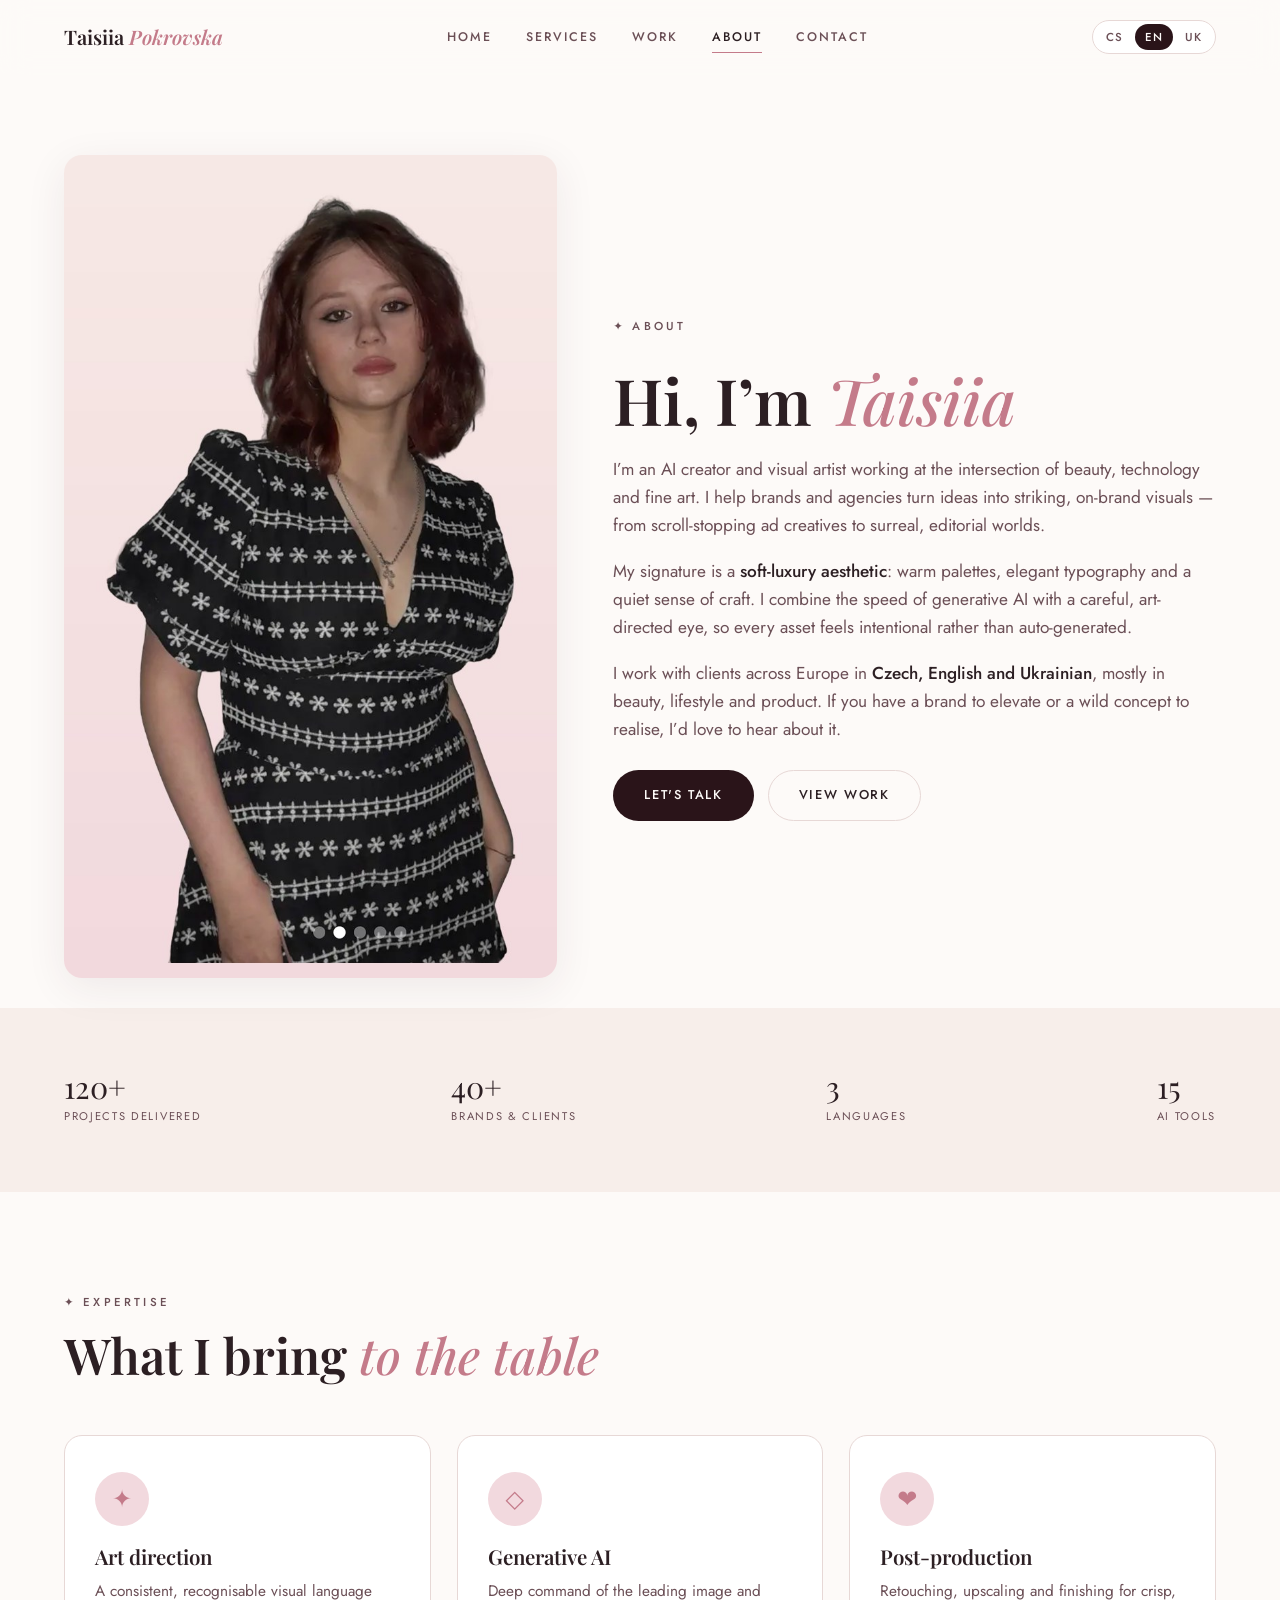
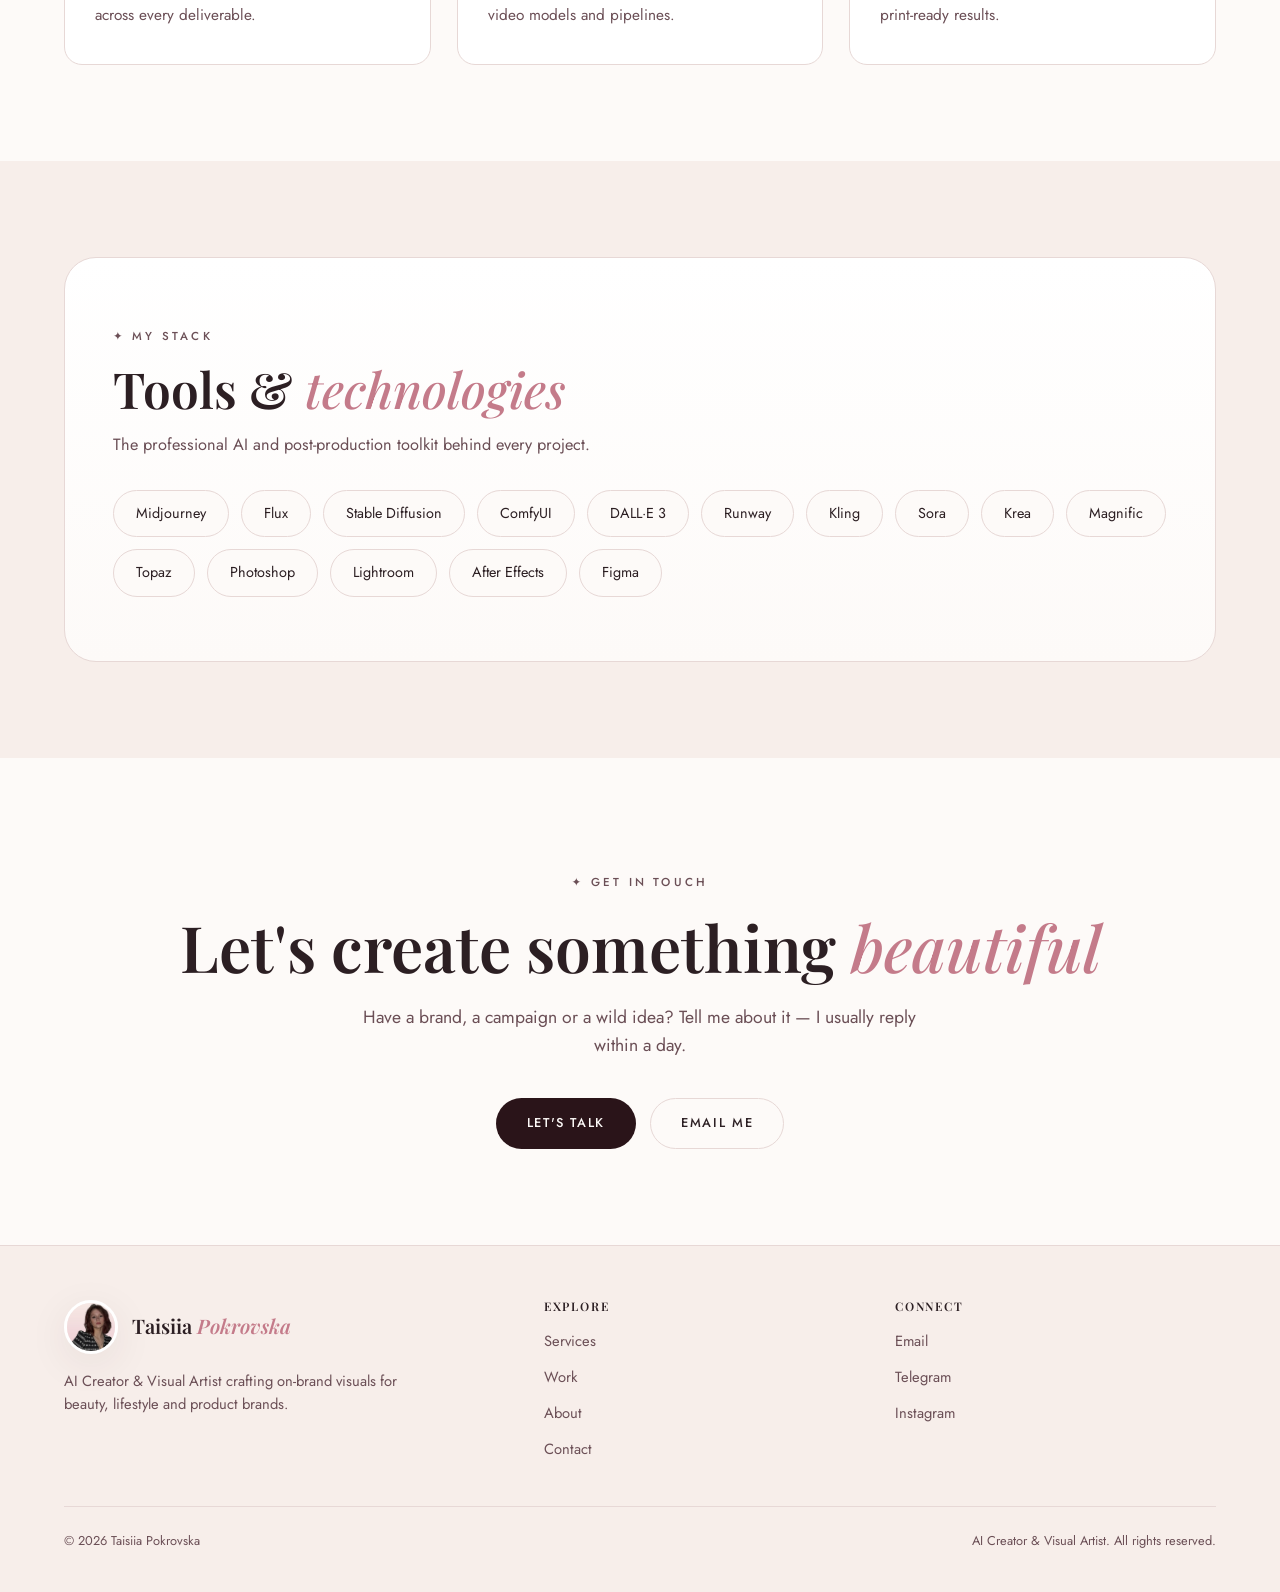
<file: about.html>
<!DOCTYPE html>
<html lang="en">
<head>
<meta charset="UTF-8" />
<meta name="viewport" content="width=device-width, initial-scale=1.0" />
<title>About — Taisiia Pokrovska</title>
<meta name="description" content="Taisiia Pokrovska — AI creator and visual artist working at the intersection of beauty, technology and fine art." />
<meta property="og:title" content="About — Taisiia Pokrovska" />
<meta property="og:image" content="og-image.svg" />
<meta name="theme-color" content="#FDFAF8" />
<link rel="preconnect" href="https://fonts.googleapis.com" />
<link rel="preconnect" href="https://fonts.gstatic.com" crossorigin />
<link href="https://fonts.googleapis.com/css2?family=Playfair+Display:ital,wght@0,400;0,500;0,600;0,700;1,400;1,500;1,600&family=Jost:wght@300;400;500;600&display=swap" rel="stylesheet" />
<link rel="stylesheet" href="assets/style.css" />
</head>
<body data-page="about">
<header id="site-header"></header>

<main>
  <section class="page-hero">
    <div class="wrap">
      <div class="about-grid">
        <div class="portrait reveal"><img src="assets/img/taja.jpg" alt="Photo of Taisiia Pokrovska" loading="eager" /></div>
        <div class="about-body reveal">
          <span class="eyebrow" data-i18n="ab.eyebrow">✦ About</span>
          <h1 data-i18n-html="ab.title" style="margin:14px 0 22px">Hi, I’m <em>Taisiia</em></h1>
          <p data-i18n="ab.p1"></p>
          <p data-i18n-html="ab.p2"></p>
          <p data-i18n-html="ab.p3"></p>
          <div class="hero-cta" style="margin-top:26px">
            <a href="contact.html" class="btn btn-primary" data-i18n="cta.talk">Let's talk</a>
            <a href="work.html" class="btn btn-ghost" data-i18n="cta.work">View work</a>
          </div>
        </div>
      </div>
    </div>
  </section>

  <!-- STATS -->
  <section class="bg-soft" style="padding:64px 0">
    <div class="wrap">
      <div class="hero-meta reveal" style="justify-content:space-between;margin-top:0;gap:24px">
        <div><span class="num">120+</span><span class="lbl" data-i18n="ab.stat1">Projects delivered</span></div>
        <div><span class="num">40+</span><span class="lbl" data-i18n="ab.stat2">Brands & clients</span></div>
        <div><span class="num">3</span><span class="lbl" data-i18n="ab.stat3">Languages</span></div>
        <div><span class="num">15</span><span class="lbl" data-i18n="ab.stat4">AI tools</span></div>
      </div>
    </div>
  </section>

  <!-- SKILLS -->
  <section>
    <div class="wrap">
      <div class="sec-head reveal">
        <span class="eyebrow" data-i18n="ab.skills">✦ Expertise</span>
        <h2 data-i18n-html="ab.skillst">What I bring <em>to the table</em></h2>
      </div>
      <div class="why reveal">
        <div class="feat"><div class="ic">✦</div><h3 data-i18n="ab.sk1">Art direction</h3><p data-i18n="ab.sk1d"></p></div>
        <div class="feat"><div class="ic">◇</div><h3 data-i18n="ab.sk2">Generative AI</h3><p data-i18n="ab.sk2d"></p></div>
        <div class="feat"><div class="ic">❤</div><h3 data-i18n="ab.sk3">Post-production</h3><p data-i18n="ab.sk3d"></p></div>
      </div>
    </div>
  </section>

  <!-- TOOLS -->
  <section class="bg-soft">
    <div class="wrap">
      <div class="tools-wrap reveal">
        <div class="sec-head" style="margin-bottom:32px">
          <span class="eyebrow" data-i18n="tl.eyebrow">✦ My stack</span>
          <h2 data-i18n-html="tl.title">Tools & <em>technologies</em></h2>
          <p data-i18n="tl.lead"></p>
        </div>
        <div class="pills" id="pills"></div>
      </div>
    </div>
  </section>

  <!-- CTA -->
  <section class="cta-band">
    <div class="wrap reveal">
      <span class="eyebrow" data-i18n="cb.eyebrow">✦ Get in touch</span>
      <h2 data-i18n-html="cb.title">Let's create something <em>beautiful</em></h2>
      <p data-i18n="cb.lead"></p>
      <div class="cta-links">
        <a href="contact.html" class="btn btn-primary" data-i18n="cta.talk">Let's talk</a>
        <a href="mailto:hello@taisiiapokrovska.com" class="btn btn-ghost" data-i18n="cta.email">Email me</a>
      </div>
    </div>
  </section>
</main>

<footer id="site-footer"></footer>
<script src="assets/app.js"></script>
<script>
  (function(){
    const TOOLS=['Midjourney','Flux','Stable Diffusion','ComfyUI','DALL·E 3','Runway','Kling','Sora','Krea','Magnific','Topaz','Photoshop','Lightroom','After Effects','Figma'];
    const p=document.getElementById('pills'); if(p) p.innerHTML=TOOLS.map(x=>`<span class="pill">${x}</span>`).join('');
  })();
</script>
</body>
</html>
</file>
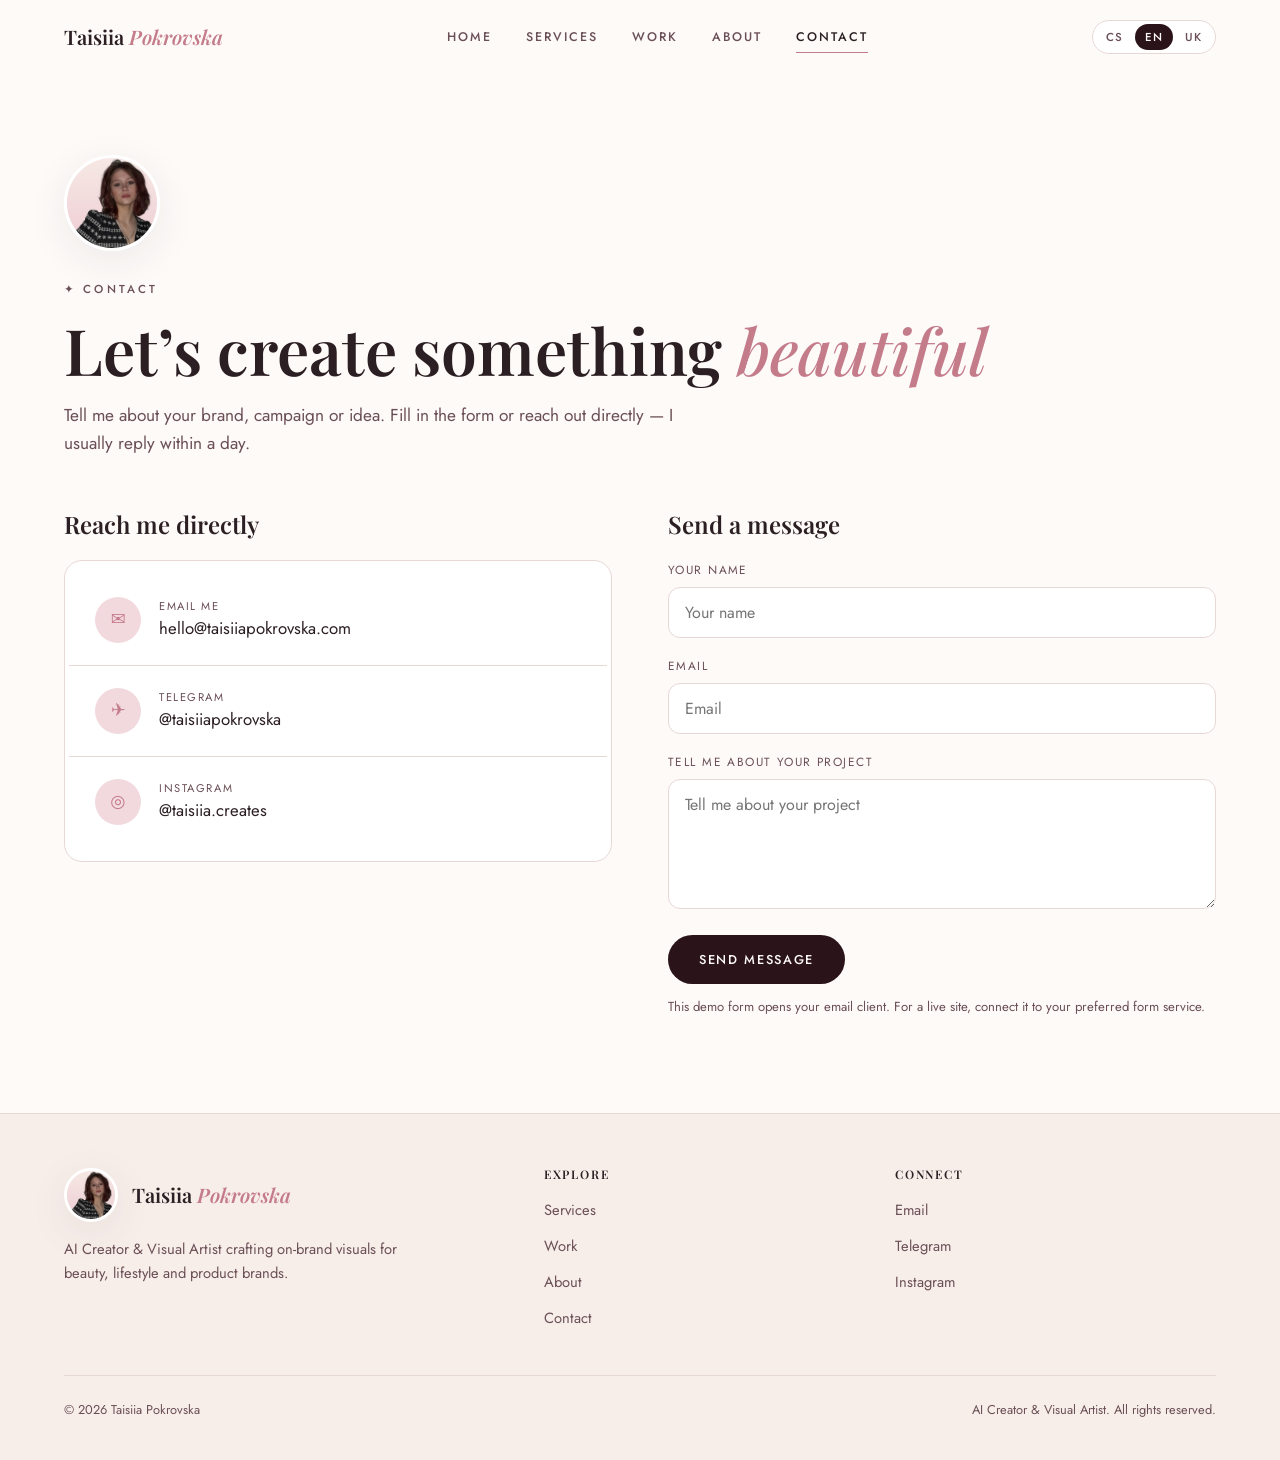
<file: contact.html>
<!DOCTYPE html>
<html lang="en">
<head>
<meta charset="UTF-8" />
<meta name="viewport" content="width=device-width, initial-scale=1.0" />
<title>Contact — Taisiia Pokrovska</title>
<meta name="description" content="Get in touch with Taisiia Pokrovska for AI creative work — email, Telegram or Instagram." />
<meta property="og:title" content="Contact — Taisiia Pokrovska" />
<meta property="og:image" content="og-image.svg" />
<meta name="theme-color" content="#FDFAF8" />
<link rel="preconnect" href="https://fonts.googleapis.com" />
<link rel="preconnect" href="https://fonts.gstatic.com" crossorigin />
<link href="https://fonts.googleapis.com/css2?family=Playfair+Display:ital,wght@0,400;0,500;0,600;0,700;1,400;1,500;1,600&family=Jost:wght@300;400;500;600&display=swap" rel="stylesheet" />
<link rel="stylesheet" href="assets/style.css" />
</head>
<body data-page="contact">
<header id="site-header"></header>

<main>
  <section class="page-hero">
    <div class="wrap reveal">
      <img class="avatar contact-avatar" src="assets/img/taja-avatar.jpg" alt="Taisiia Pokrovska" loading="eager" />
      <span class="eyebrow" data-i18n="cp.eyebrow">✦ Contact</span>
      <h1 data-i18n-html="cp.title">Let’s create something <em>beautiful</em></h1>
      <p data-i18n="cp.lead">Tell me about your brand, campaign or idea. Fill in the form or reach out directly — I usually reply within a day.</p>
    </div>
  </section>

  <section style="padding-top:24px">
    <div class="wrap">
      <div class="contact-grid">
        <div class="reveal">
          <h2 style="font-size:1.5rem;margin-bottom:22px" data-i18n="cp.reach">Reach me directly</h2>
          <div class="contact-card">
            <a class="contact-row" href="mailto:hello@taisiiapokrovska.com">
              <div class="ic">✉</div><div><div class="lbl" data-i18n="cta.email">Email me</div><div class="val">hello@taisiiapokrovska.com</div></div>
            </a>
            <a class="contact-row" href="https://t.me/" target="_blank" rel="noopener">
              <div class="ic">✈</div><div><div class="lbl" data-i18n="cta.tg">Telegram</div><div class="val">@taisiiapokrovska</div></div>
            </a>
            <a class="contact-row" href="https://instagram.com/" target="_blank" rel="noopener">
              <div class="ic">◎</div><div><div class="lbl" data-i18n="cta.ig">Instagram</div><div class="val">@taisiia.creates</div></div>
            </a>
          </div>
        </div>

        <div class="reveal">
          <h2 style="font-size:1.5rem;margin-bottom:22px" data-i18n="cp.formt">Send a message</h2>
          <form id="contactForm">
            <div class="field">
              <label for="name" data-i18n="fm.name">Your name</label>
              <input id="name" name="name" type="text" required data-i18n-ph="fm.name" />
            </div>
            <div class="field">
              <label for="email" data-i18n="fm.email">Email</label>
              <input id="email" name="email" type="email" required data-i18n-ph="fm.email" />
            </div>
            <div class="field">
              <label for="message" data-i18n="fm.msg">Tell me about your project</label>
              <textarea id="message" name="message" required data-i18n-ph="fm.msg"></textarea>
            </div>
            <button type="submit" class="btn btn-primary" data-i18n="fm.send">Send message</button>
            <p class="form-note" data-i18n="fm.note"></p>
          </form>
        </div>
      </div>
    </div>
  </section>
</main>

<footer id="site-footer"></footer>
<script src="assets/app.js"></script>
</body>
</html>
</file>
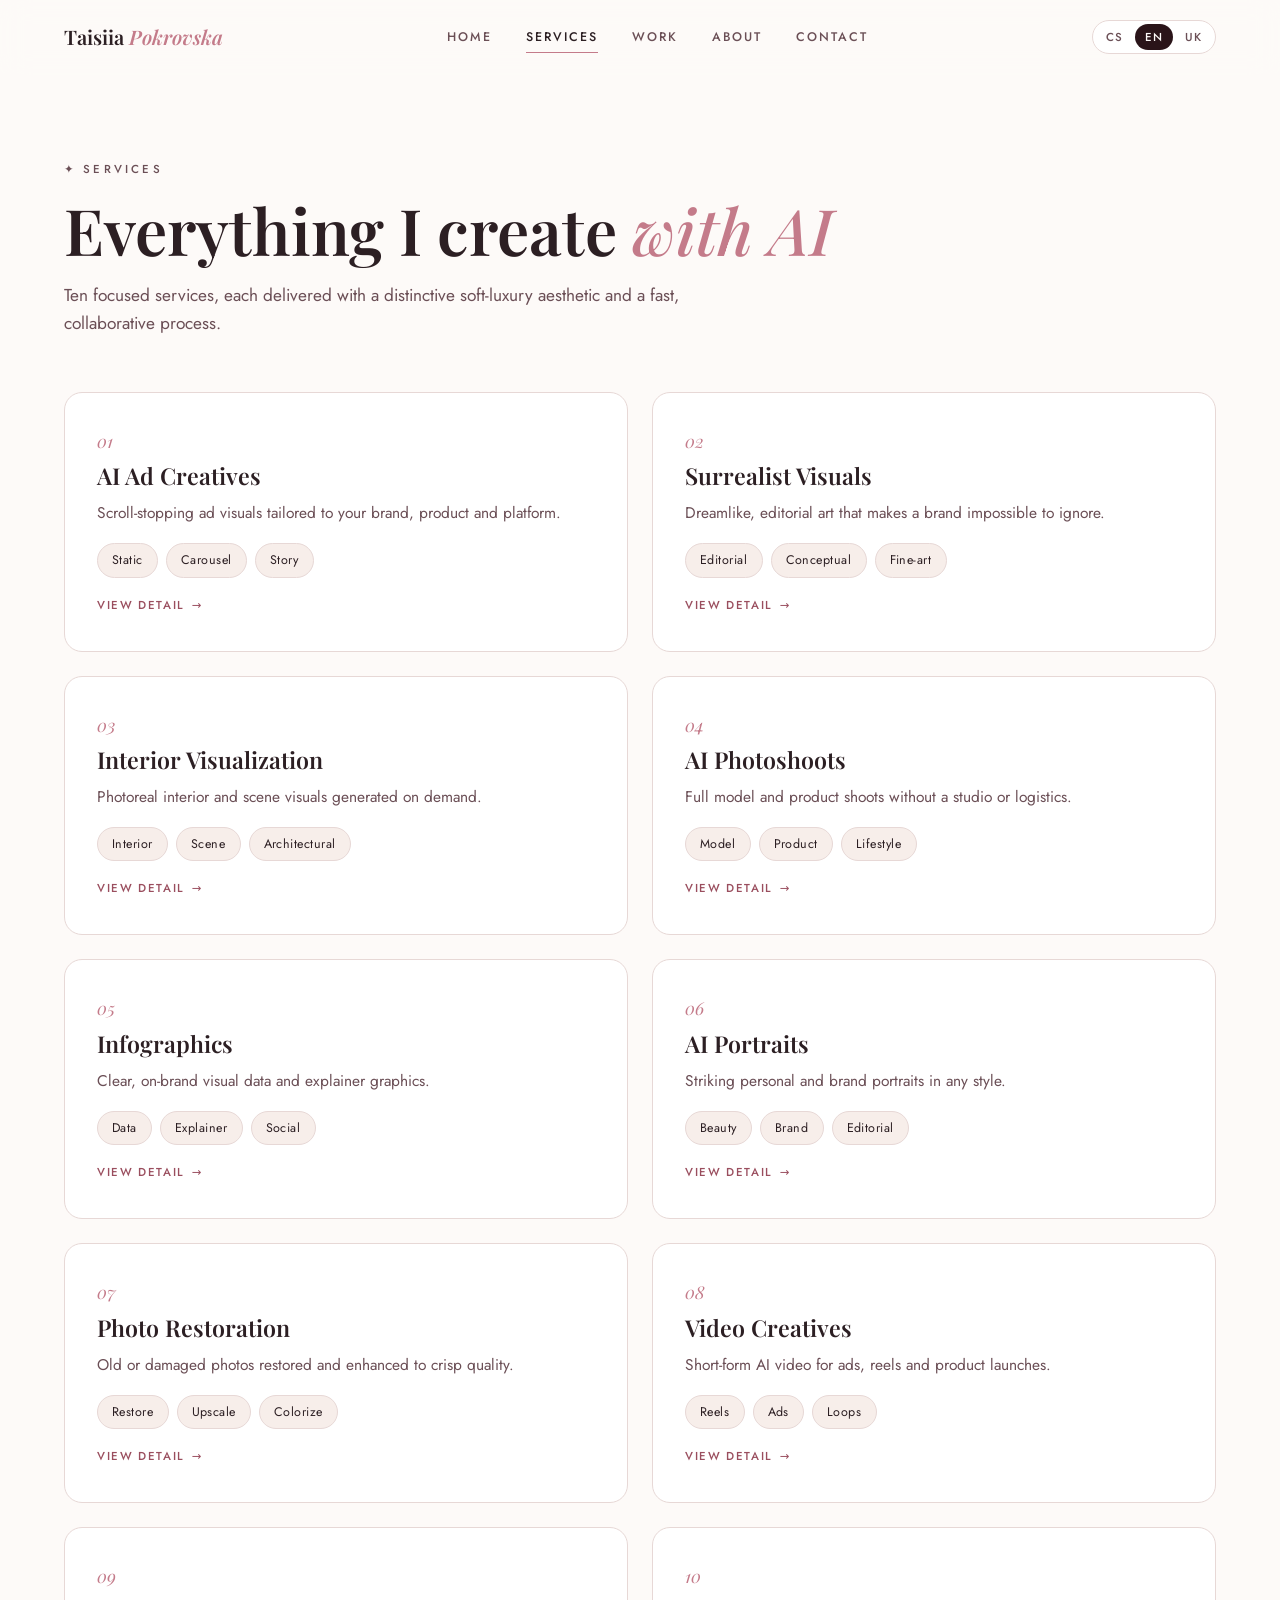
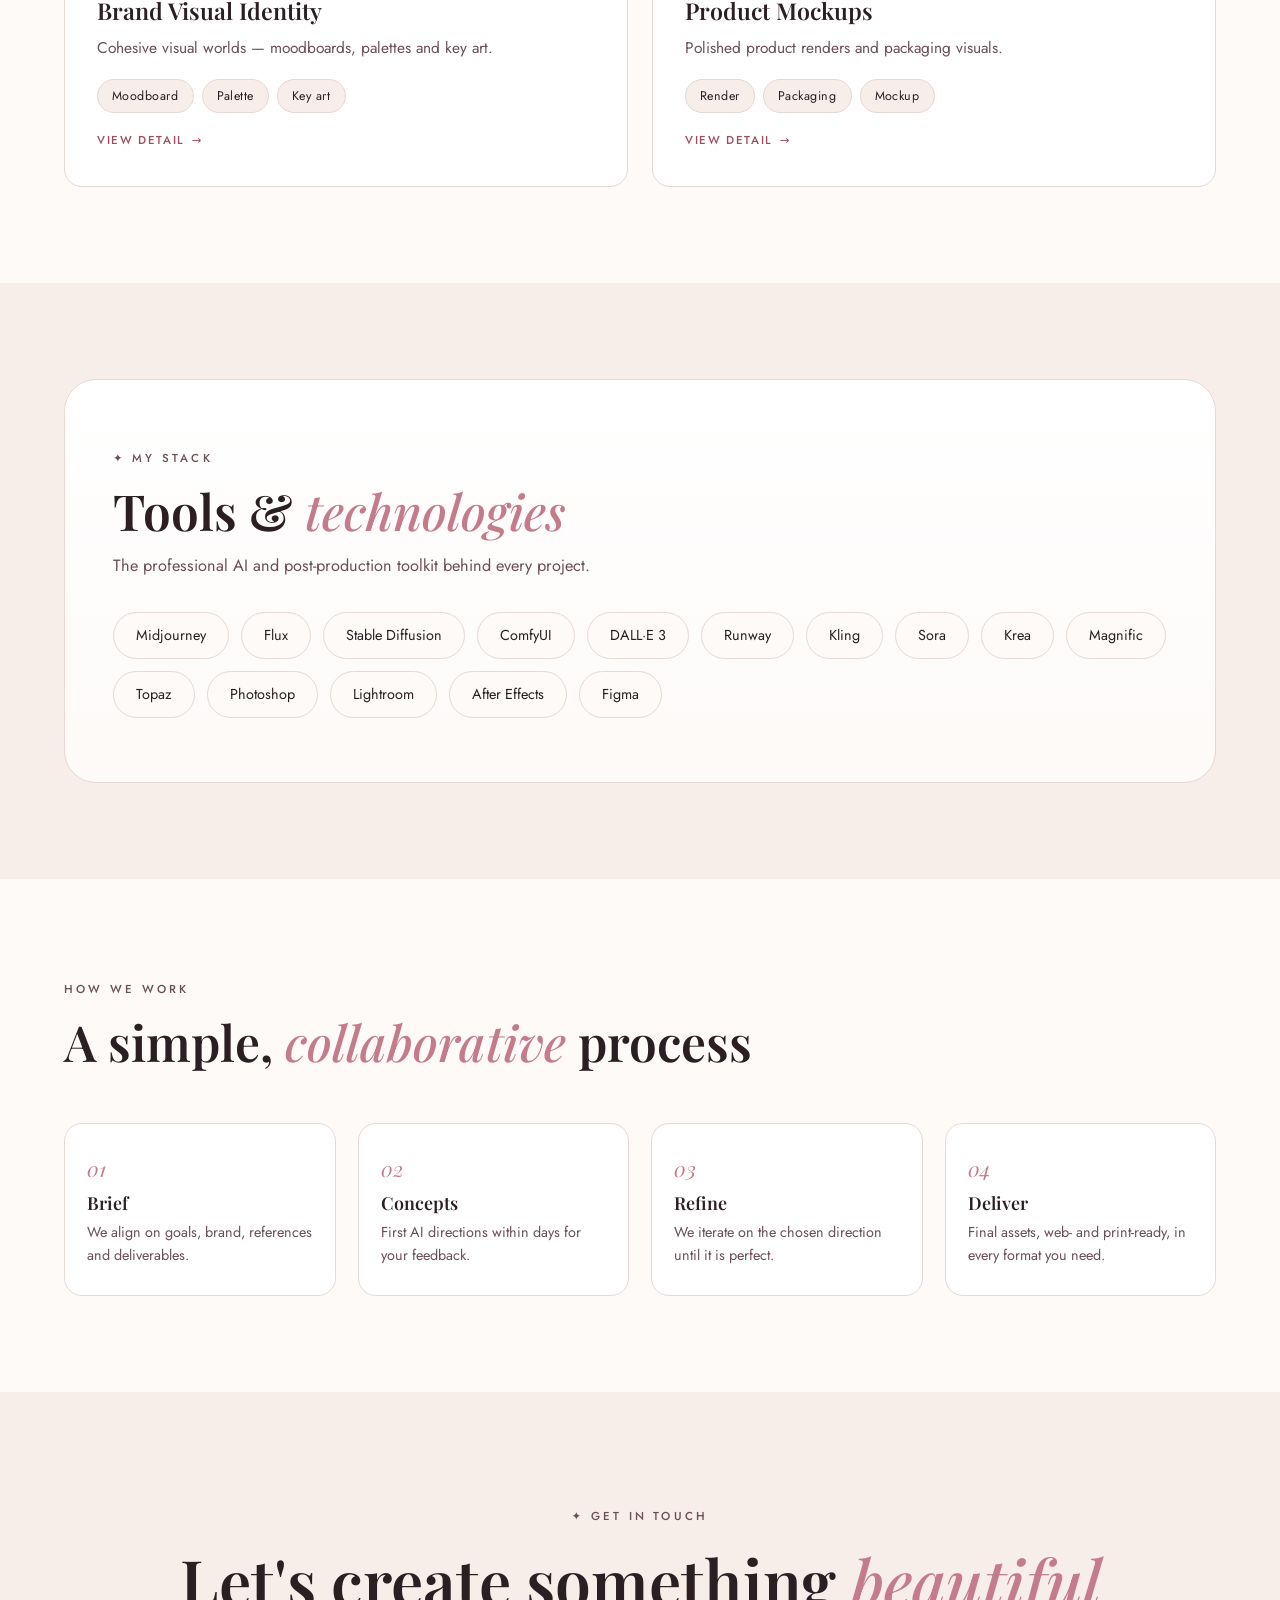
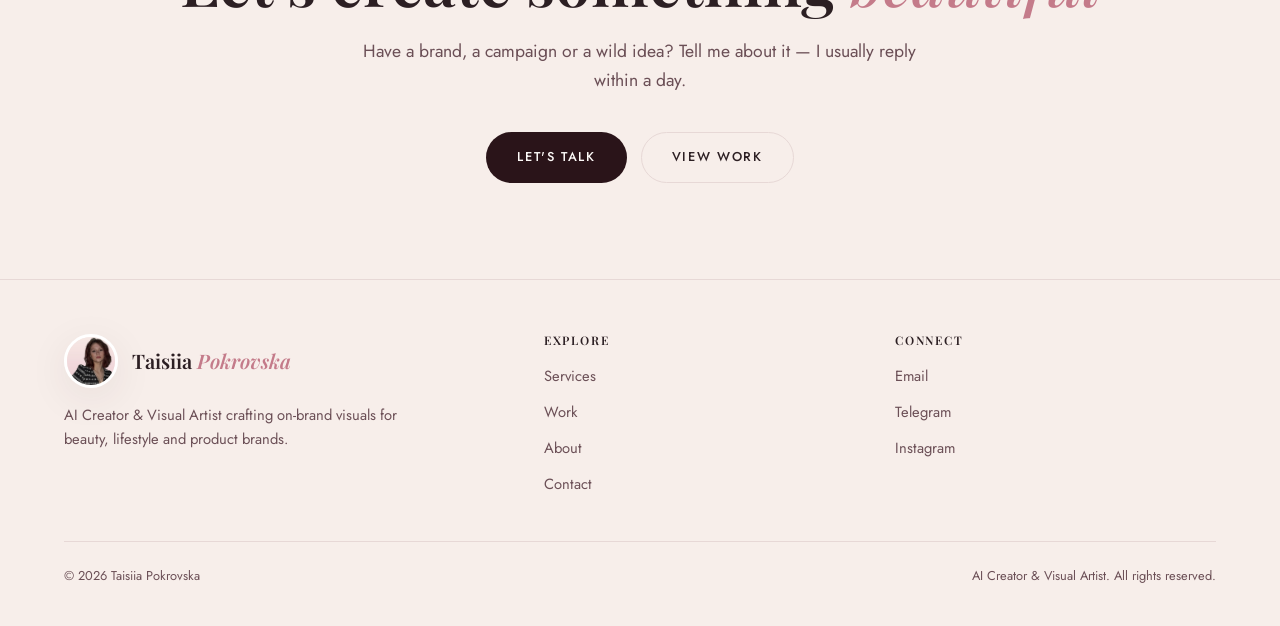
<file: services.html>
<!DOCTYPE html>
<html lang="en">
<head>
<meta charset="UTF-8" />
<meta name="viewport" content="width=device-width, initial-scale=1.0" />
<title>Services — Taisiia Pokrovska</title>
<meta name="description" content="Ten AI creative services: ad creatives, surreal visuals, AI photoshoots, portraits, infographics, video and more — for beauty and lifestyle brands." />
<meta property="og:title" content="Services — Taisiia Pokrovska" />
<meta property="og:image" content="og-image.svg" />
<meta name="theme-color" content="#FDFAF8" />
<link rel="preconnect" href="https://fonts.googleapis.com" />
<link rel="preconnect" href="https://fonts.gstatic.com" crossorigin />
<link href="https://fonts.googleapis.com/css2?family=Playfair+Display:ital,wght@0,400;0,500;0,600;0,700;1,400;1,500;1,600&family=Jost:wght@300;400;500;600&display=swap" rel="stylesheet" />
<link rel="stylesheet" href="assets/style.css" />
</head>
<body data-page="services">
<header id="site-header"></header>

<main>
  <section class="page-hero">
    <div class="wrap reveal">
      <span class="eyebrow" data-i18n="svp.eyebrow">✦ Services</span>
      <h1 data-i18n-html="svp.title">Everything I create <em>with AI</em></h1>
      <p data-i18n="svp.lead">Ten focused services, each delivered with a distinctive soft-luxury aesthetic and a fast, collaborative process.</p>
    </div>
  </section>

  <section style="padding-top:24px">
    <div class="wrap">
      <div class="svc-detail reveal">
        <article class="svc-card" data-svc="s1" role="button" tabindex="0"><div class="no">01</div><h3 data-i18n="s1.t"></h3><p data-i18n="s1.d"></p><ul><li data-i18n="s1.t1"></li><li data-i18n="s1.t2"></li><li data-i18n="s1.t3"></li></ul><span class="svc-more" data-i18n="svc.more"></span></article>
        <article class="svc-card" data-svc="s2" role="button" tabindex="0"><div class="no">02</div><h3 data-i18n="s2.t"></h3><p data-i18n="s2.d"></p><ul><li data-i18n="s2.t1"></li><li data-i18n="s2.t2"></li><li data-i18n="s2.t3"></li></ul><span class="svc-more" data-i18n="svc.more"></span></article>
        <article class="svc-card" data-svc="s3" role="button" tabindex="0"><div class="no">03</div><h3 data-i18n="s3.t"></h3><p data-i18n="s3.d"></p><ul><li data-i18n="s3.t1"></li><li data-i18n="s3.t2"></li><li data-i18n="s3.t3"></li></ul><span class="svc-more" data-i18n="svc.more"></span></article>
        <article class="svc-card" data-svc="s4" role="button" tabindex="0"><div class="no">04</div><h3 data-i18n="s4.t"></h3><p data-i18n="s4.d"></p><ul><li data-i18n="s4.t1"></li><li data-i18n="s4.t2"></li><li data-i18n="s4.t3"></li></ul><span class="svc-more" data-i18n="svc.more"></span></article>
        <article class="svc-card" data-svc="s5" role="button" tabindex="0"><div class="no">05</div><h3 data-i18n="s5.t"></h3><p data-i18n="s5.d"></p><ul><li data-i18n="s5.t1"></li><li data-i18n="s5.t2"></li><li data-i18n="s5.t3"></li></ul><span class="svc-more" data-i18n="svc.more"></span></article>
        <article class="svc-card" data-svc="s6" role="button" tabindex="0"><div class="no">06</div><h3 data-i18n="s6.t"></h3><p data-i18n="s6.d"></p><ul><li data-i18n="s6.t1"></li><li data-i18n="s6.t2"></li><li data-i18n="s6.t3"></li></ul><span class="svc-more" data-i18n="svc.more"></span></article>
        <article class="svc-card" data-svc="s7" role="button" tabindex="0"><div class="no">07</div><h3 data-i18n="s7.t"></h3><p data-i18n="s7.d"></p><ul><li data-i18n="s7.t1"></li><li data-i18n="s7.t2"></li><li data-i18n="s7.t3"></li></ul><span class="svc-more" data-i18n="svc.more"></span></article>
        <article class="svc-card" data-svc="s8" role="button" tabindex="0"><div class="no">08</div><h3 data-i18n="s8.t"></h3><p data-i18n="s8.d"></p><ul><li data-i18n="s8.t1"></li><li data-i18n="s8.t2"></li><li data-i18n="s8.t3"></li></ul><span class="svc-more" data-i18n="svc.more"></span></article>
        <article class="svc-card" data-svc="s9" role="button" tabindex="0"><div class="no">09</div><h3 data-i18n="s9.t"></h3><p data-i18n="s9.d"></p><ul><li data-i18n="s9.t1"></li><li data-i18n="s9.t2"></li><li data-i18n="s9.t3"></li></ul><span class="svc-more" data-i18n="svc.more"></span></article>
        <article class="svc-card" data-svc="s10" role="button" tabindex="0"><div class="no">10</div><h3 data-i18n="s10.t"></h3><p data-i18n="s10.d"></p><ul><li data-i18n="s10.t1"></li><li data-i18n="s10.t2"></li><li data-i18n="s10.t3"></li></ul><span class="svc-more" data-i18n="svc.more"></span></article>
      </div>
    </div>
  </section>

  <!-- TOOLS -->
  <section class="bg-soft">
    <div class="wrap">
      <div class="tools-wrap reveal">
        <div class="sec-head" style="margin-bottom:32px">
          <span class="eyebrow" data-i18n="tl.eyebrow">✦ My stack</span>
          <h2 data-i18n-html="tl.title">Tools & <em>technologies</em></h2>
          <p data-i18n="tl.lead"></p>
        </div>
        <div class="pills" id="pills"></div>
      </div>
    </div>
  </section>

  <!-- PROCESS -->
  <section>
    <div class="wrap">
      <div class="sec-head reveal">
        <span class="eyebrow" data-i18n="svp.proc">How we work</span>
        <h2 data-i18n-html="svp.proct">A simple, <em>collaborative</em> process</h2>
      </div>
      <div class="proc reveal">
        <div class="step"><div class="no">01</div><h3 data-i18n="p1.t">Brief</h3><p data-i18n="p1.d"></p></div>
        <div class="step"><div class="no">02</div><h3 data-i18n="p2.t">Concepts</h3><p data-i18n="p2.d"></p></div>
        <div class="step"><div class="no">03</div><h3 data-i18n="p3.t">Refine</h3><p data-i18n="p3.d"></p></div>
        <div class="step"><div class="no">04</div><h3 data-i18n="p4.t">Deliver</h3><p data-i18n="p4.d"></p></div>
      </div>
    </div>
  </section>

  <!-- CTA -->
  <section class="cta-band bg-soft">
    <div class="wrap reveal">
      <span class="eyebrow" data-i18n="cb.eyebrow">✦ Get in touch</span>
      <h2 data-i18n-html="cb.title">Let's create something <em>beautiful</em></h2>
      <p data-i18n="cb.lead"></p>
      <div class="cta-links">
        <a href="contact.html" class="btn btn-primary" data-i18n="cta.talk">Let's talk</a>
        <a href="work.html" class="btn btn-ghost" data-i18n="cta.work">View work</a>
      </div>
    </div>
  </section>
</main>

<footer id="site-footer"></footer>
<script src="assets/app.js"></script>
<script>
  (function(){
    const TOOLS=['Midjourney','Flux','Stable Diffusion','ComfyUI','DALL·E 3','Runway','Kling','Sora','Krea','Magnific','Topaz','Photoshop','Lightroom','After Effects','Figma'];
    const p=document.getElementById('pills'); if(p) p.innerHTML=TOOLS.map(x=>`<span class="pill">${x}</span>`).join('');
  })();
</script>
</body>
</html>
</file>
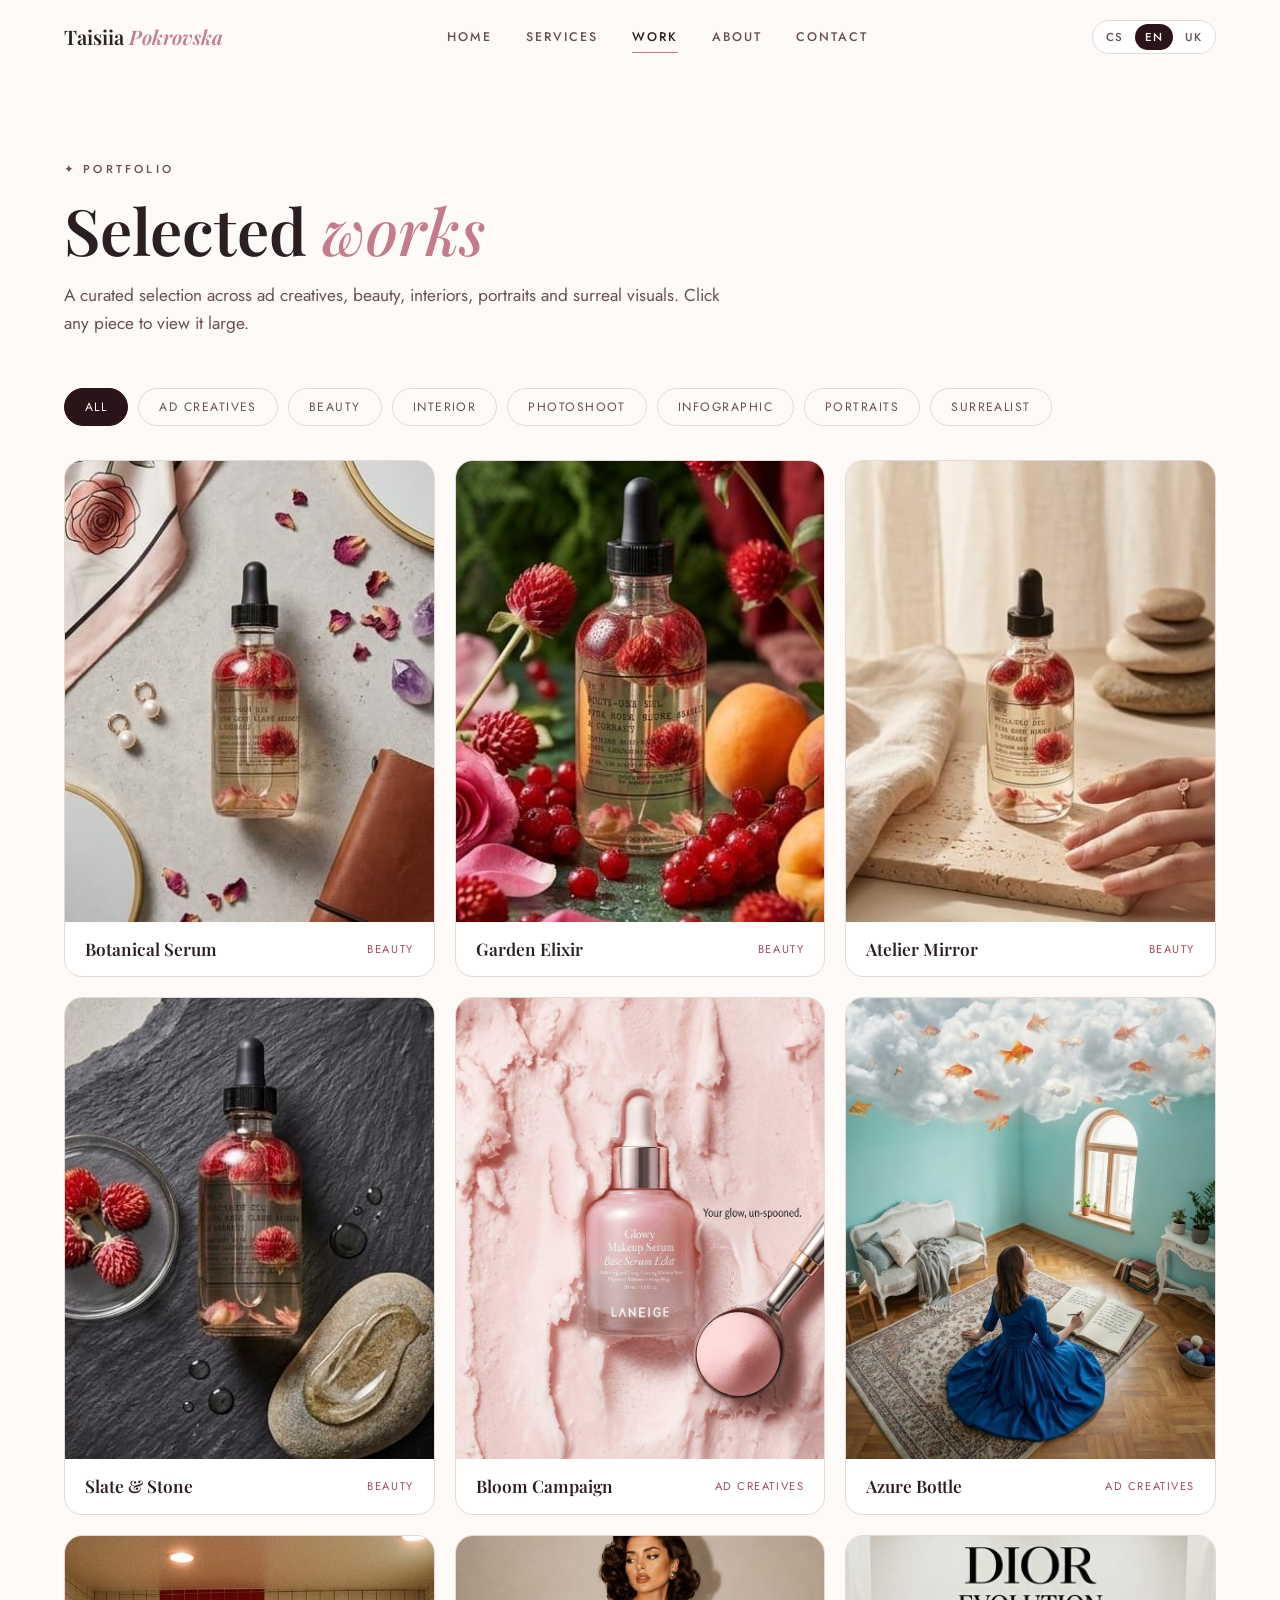
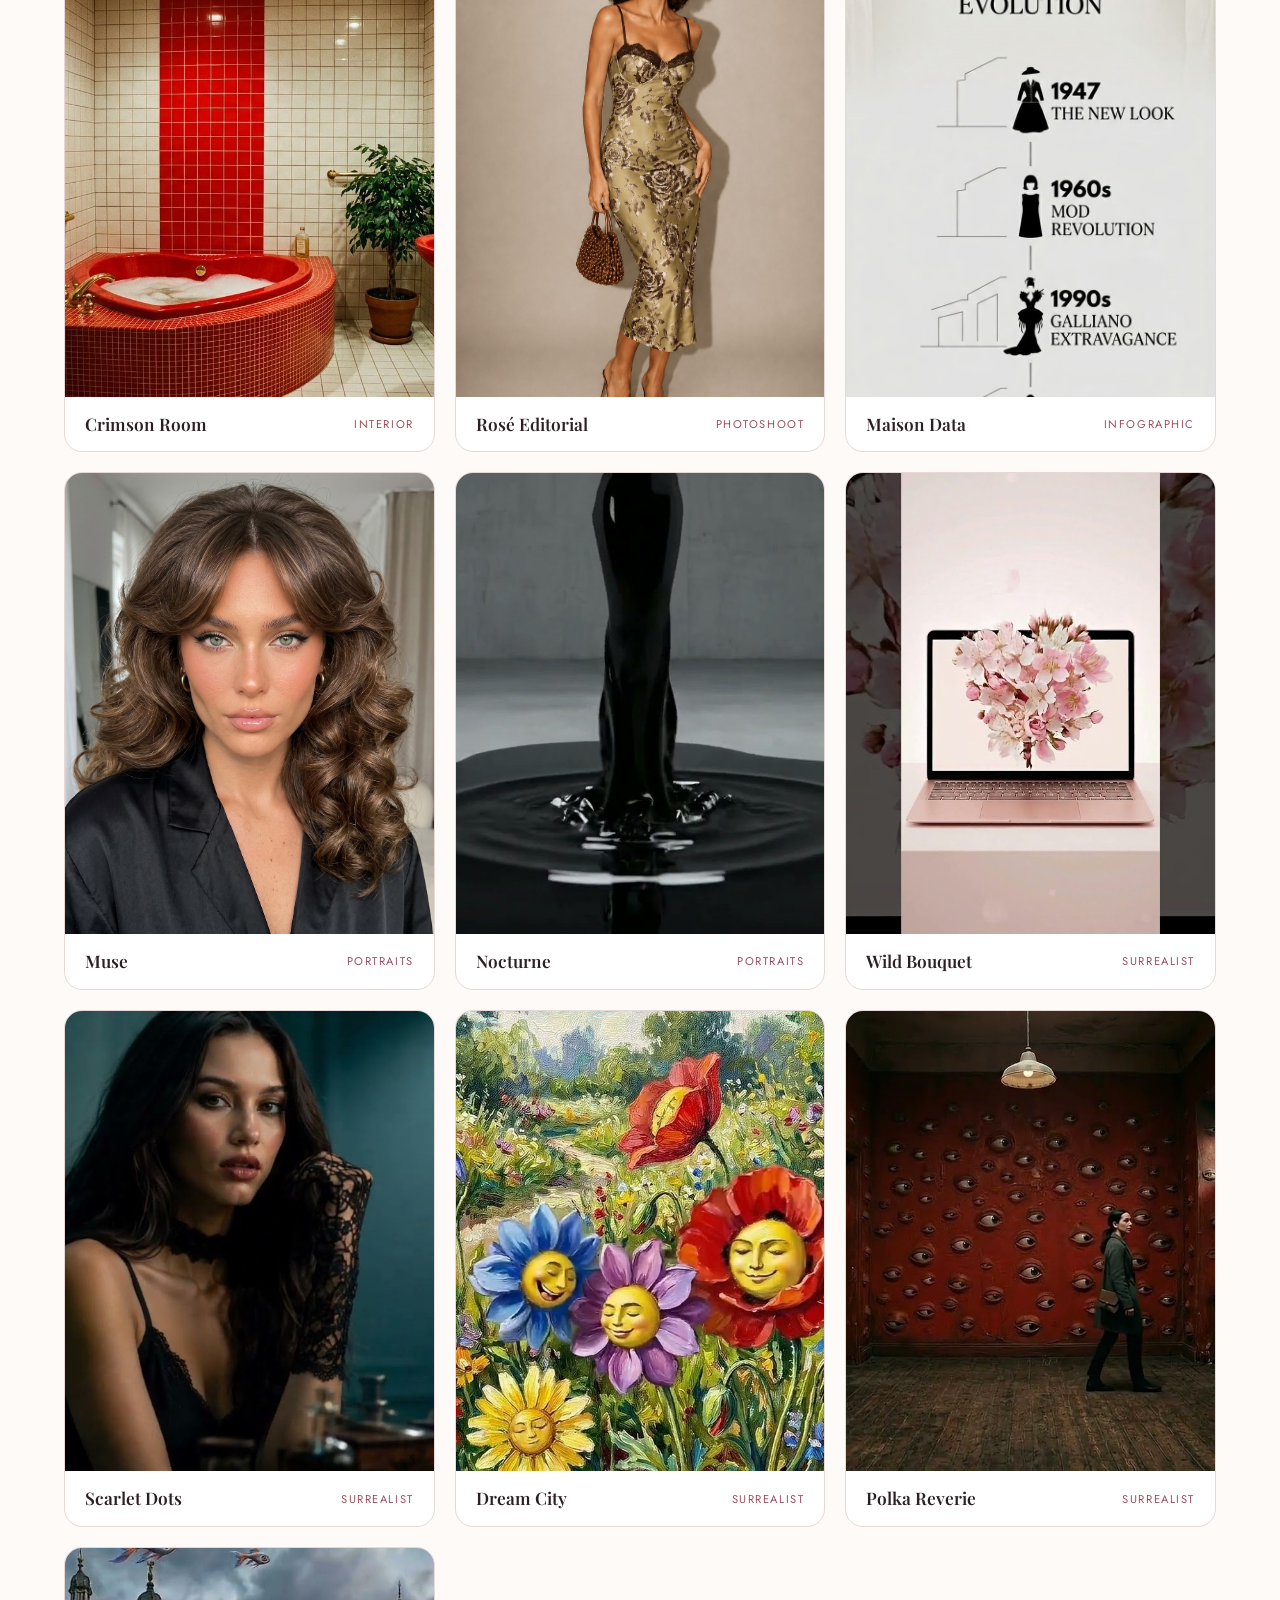
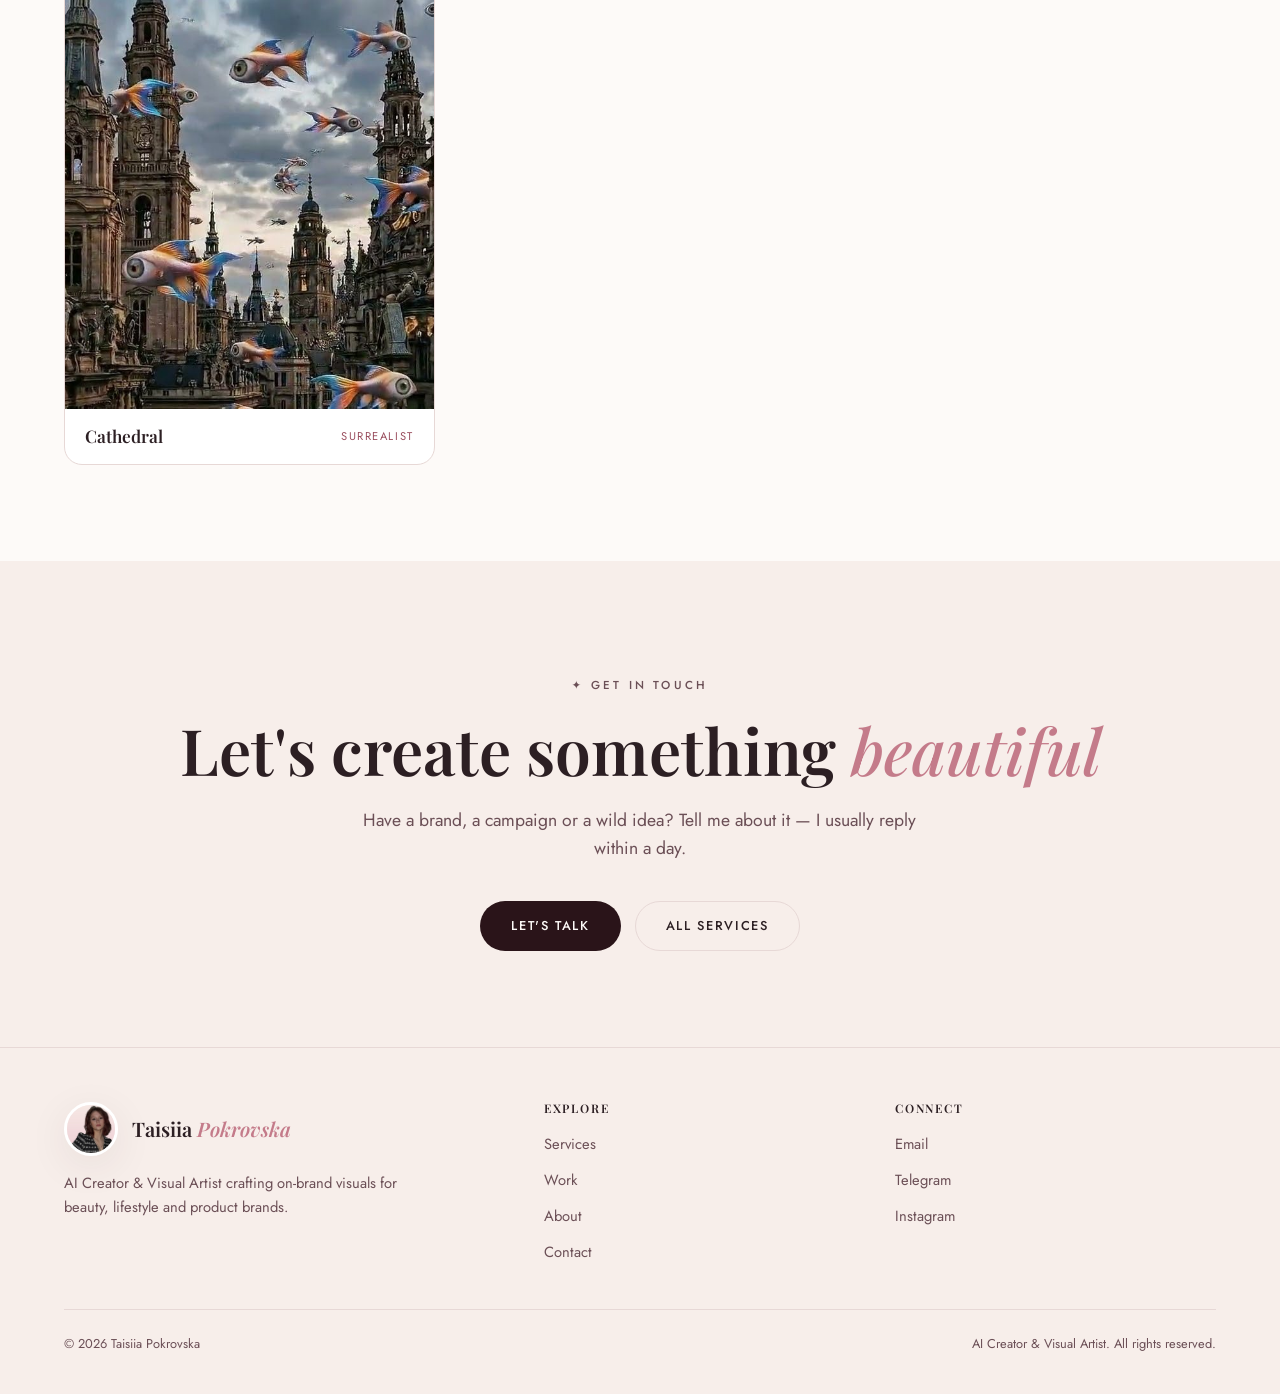
<file: work.html>
<!DOCTYPE html>
<html lang="en">
<head>
<meta charset="UTF-8" />
<meta name="viewport" content="width=device-width, initial-scale=1.0" />
<title>Work — Taisiia Pokrovska</title>
<meta name="description" content="Portfolio of AI-generated work: ad creatives, beauty, interiors, photoshoots, portraits and surreal visuals." />
<meta property="og:title" content="Work — Taisiia Pokrovska" />
<meta property="og:image" content="og-image.svg" />
<meta name="theme-color" content="#FDFAF8" />
<link rel="preconnect" href="https://fonts.googleapis.com" />
<link rel="preconnect" href="https://fonts.gstatic.com" crossorigin />
<link href="https://fonts.googleapis.com/css2?family=Playfair+Display:ital,wght@0,400;0,500;0,600;0,700;1,400;1,500;1,600&family=Jost:wght@300;400;500;600&display=swap" rel="stylesheet" />
<link rel="stylesheet" href="assets/style.css" />
</head>
<body data-page="work">
<header id="site-header"></header>

<main>
  <section class="page-hero">
    <div class="wrap reveal">
      <span class="eyebrow" data-i18n="wkp.eyebrow">✦ Portfolio</span>
      <h1 data-i18n-html="wkp.title">Selected <em>works</em></h1>
      <p data-i18n="wkp.lead">A curated selection across ad creatives, beauty, interiors, portraits and surreal visuals. Click any piece to view it large.</p>
    </div>
  </section>

  <section style="padding-top:20px">
    <div class="wrap">
      <div class="filters reveal">
        <button class="active" data-filter="all" data-i18n="fl.all">All</button>
        <button data-filter="ad" data-i18n="fl.ad">Ad Creatives</button>
        <button data-filter="beauty" data-i18n="fl.beauty">Beauty</button>
        <button data-filter="interior" data-i18n="fl.interior">Interior</button>
        <button data-filter="photo" data-i18n="fl.photo">Photoshoot</button>
        <button data-filter="info" data-i18n="fl.info">Infographic</button>
        <button data-filter="portrait" data-i18n="fl.portrait">Portraits</button>
        <button data-filter="surreal" data-i18n="fl.surreal">Surrealist</button>
      </div>

      <div class="works reveal">
        <a class="work" href="assets/img/product3.jpg" data-category="beauty" data-lb="assets/img/product3.jpg" data-title="Botanical Serum" data-cat="Beauty" data-desckey="i1.desc"><div class="thumb"><img src="assets/img/product3.jpg" alt="Botanical serum beauty product" loading="lazy" /></div><div class="meta"><h3 data-i18n="i1.t"></h3><span data-i18n="i1.c"></span></div></a>
        <a class="work" href="assets/img/product2.jpg" data-category="beauty" data-lb="assets/img/product2.jpg" data-title="Garden Elixir" data-cat="Beauty" data-desckey="i2.desc"><div class="thumb"><img src="assets/img/product2.jpg" alt="Garden elixir serum with botanicals" loading="lazy" /></div><div class="meta"><h3 data-i18n="i2.t"></h3><span data-i18n="i2.c"></span></div></a>
        <a class="work" href="assets/img/product1.jpg" data-category="beauty" data-lb="assets/img/product1.jpg" data-title="Atelier Mirror" data-cat="Beauty" data-desckey="i3.desc"><div class="thumb"><img src="assets/img/product1.jpg" alt="Beauty product still life" loading="lazy" /></div><div class="meta"><h3 data-i18n="i3.t"></h3><span data-i18n="i3.c"></span></div></a>
        <a class="work" href="assets/img/product4.jpg" data-category="beauty" data-lb="assets/img/product4.jpg" data-title="Slate & Stone" data-cat="Beauty" data-desckey="i4.desc"><div class="thumb"><img src="assets/img/product4.jpg" alt="Serum on slate" loading="lazy" /></div><div class="meta"><h3 data-i18n="i4.t"></h3><span data-i18n="i4.c"></span></div></a>
        <a class="work" href="assets/img/ad-pink.jpg" data-category="ad" data-lb="assets/img/ad-pink.jpg" data-title="Bloom Campaign" data-cat="Ad Creatives" data-desckey="i5.desc"><div class="thumb"><img src="assets/img/ad-pink.jpg" alt="Bloom ad campaign" loading="lazy" /></div><div class="meta"><h3 data-i18n="i5.t"></h3><span data-i18n="i5.c"></span></div></a>
        <a class="work" href="assets/img/ad-blue.jpg" data-category="ad" data-lb="assets/img/ad-blue.jpg" data-title="Azure Bottle" data-cat="Ad Creatives" data-desckey="i6.desc"><div class="thumb"><img src="assets/img/ad-blue.jpg" alt="Azure perfume bottle ad" loading="lazy" /></div><div class="meta"><h3 data-i18n="i6.t"></h3><span data-i18n="i6.c"></span></div></a>
        <a class="work" href="assets/img/interior.jpg" data-category="interior" data-lb="assets/img/interior.jpg" data-title="Crimson Room" data-cat="Interior" data-desckey="i7.desc"><div class="thumb"><img src="assets/img/interior.jpg" alt="Crimson interior room" loading="lazy" /></div><div class="meta"><h3 data-i18n="i7.t"></h3><span data-i18n="i7.c"></span></div></a>
        <a class="work" href="assets/img/photoshoot.jpg" data-category="photo" data-lb="assets/img/photoshoot.jpg" data-title="Rosé Editorial" data-cat="Photoshoot" data-desckey="i8.desc"><div class="thumb"><img src="assets/img/photoshoot.jpg" alt="Rosé editorial model" loading="lazy" /></div><div class="meta"><h3 data-i18n="i8.t"></h3><span data-i18n="i8.c"></span></div></a>
        <a class="work" href="assets/img/infographic.jpg" data-category="info" data-lb="assets/img/infographic.jpg" data-title="Maison Data" data-cat="Infographic" data-desckey="i9.desc"><div class="thumb"><img src="assets/img/infographic.jpg" alt="Maison data infographic" loading="lazy" /></div><div class="meta"><h3 data-i18n="i9.t"></h3><span data-i18n="i9.c"></span></div></a>
        <a class="work" href="assets/img/portrait.jpg" data-category="portrait" data-lb="assets/img/portrait.jpg" data-title="Muse" data-cat="Portraits" data-desckey="i10.desc"><div class="thumb"><img src="assets/img/portrait.jpg" alt="Muse portrait" loading="lazy" /></div><div class="meta"><h3 data-i18n="i10.t"></h3><span data-i18n="i10.c"></span></div></a>
        <a class="work" href="assets/img/video3.jpg" data-category="portrait" data-lb="assets/img/video3.jpg" data-title="Nocturne" data-cat="Portraits" data-desckey="i11.desc"><div class="thumb"><img src="assets/img/video3.jpg" alt="Nocturne portrait" loading="lazy" /></div><div class="meta"><h3 data-i18n="i11.t"></h3><span data-i18n="i11.c"></span></div></a>
        <a class="work" href="assets/img/surreal1.jpg" data-category="surreal" data-lb="assets/img/surreal1.jpg" data-title="Wild Bouquet" data-cat="Surrealist" data-desckey="i12.desc"><div class="thumb"><img src="assets/img/surreal1.jpg" alt="Wild bouquet surreal" loading="lazy" /></div><div class="meta"><h3 data-i18n="i12.t"></h3><span data-i18n="i12.c"></span></div></a>
        <a class="work" href="assets/img/surreal2.jpg" data-category="surreal" data-lb="assets/img/surreal2.jpg" data-title="Scarlet Dots" data-cat="Surrealist" data-desckey="i13.desc"><div class="thumb"><img src="assets/img/surreal2.jpg" alt="Scarlet dots surreal" loading="lazy" /></div><div class="meta"><h3 data-i18n="i13.t"></h3><span data-i18n="i13.c"></span></div></a>
        <a class="work" href="assets/img/surreal3.jpg" data-category="surreal" data-lb="assets/img/surreal3.jpg" data-title="Dream City" data-cat="Surrealist" data-desckey="i14.desc"><div class="thumb"><img src="assets/img/surreal3.jpg" alt="Dream city surreal" loading="lazy" /></div><div class="meta"><h3 data-i18n="i14.t"></h3><span data-i18n="i14.c"></span></div></a>
        <a class="work" href="assets/img/surreal4.jpg" data-category="surreal" data-lb="assets/img/surreal4.jpg" data-title="Polka Reverie" data-cat="Surrealist" data-desckey="i15.desc"><div class="thumb"><img src="assets/img/surreal4.jpg" alt="Polka reverie surreal" loading="lazy" /></div><div class="meta"><h3 data-i18n="i15.t"></h3><span data-i18n="i15.c"></span></div></a>
        <a class="work" href="assets/img/surreal5.jpg" data-category="surreal" data-lb="assets/img/surreal5.jpg" data-title="Cathedral" data-cat="Surrealist" data-desckey="i16.desc"><div class="thumb"><img src="assets/img/surreal5.jpg" alt="Surreal cathedral" loading="lazy" /></div><div class="meta"><h3 data-i18n="i16.t"></h3><span data-i18n="i16.c"></span></div></a>
      </div>
    </div>
  </section>

  <!-- CTA -->
  <section class="cta-band bg-soft">
    <div class="wrap reveal">
      <span class="eyebrow" data-i18n="cb.eyebrow">✦ Get in touch</span>
      <h2 data-i18n-html="cb.title">Let's create something <em>beautiful</em></h2>
      <p data-i18n="cb.lead"></p>
      <div class="cta-links">
        <a href="contact.html" class="btn btn-primary" data-i18n="cta.talk">Let's talk</a>
        <a href="services.html" class="btn btn-ghost" data-i18n="sv.all">All services</a>
      </div>
    </div>
  </section>
</main>

<footer id="site-footer"></footer>
<script src="assets/app.js"></script>
</body>
</html>
</file>
<file: assets/style.css>
/* ===== Taisiia Pokrovska — Portfolio design system ===== */
:root{
  --bg:#FDFAF8;
  --bg-2:#F7EEEA;
  --ink:#2C1F23;
  --rose:#C47B8A;
  --rose-deep:#9A4E5E;
  --rose-soft:#F2D9DE;
  --muted:#6B4F56;
  --cta:#2A1419;
  --cream:#FDFAF8;
  --line:#E7D8D6;
  --radius:999px;
  --card-radius:18px;
  --shadow:0 10px 40px rgba(70,40,45,.08);
  --shadow-hover:0 22px 70px rgba(70,40,45,.16);
  --maxw:1200px;
  --ease:cubic-bezier(.22,.61,.36,1);
}
*{box-sizing:border-box;margin:0;padding:0}
html{scroll-behavior:smooth}
body{
  background:var(--bg);color:var(--ink);
  font-family:'Jost',system-ui,sans-serif;font-weight:400;line-height:1.62;
  -webkit-font-smoothing:antialiased;overflow-x:hidden;
  -webkit-text-size-adjust:100%;text-size-adjust:100%;
  -webkit-tap-highlight-color:rgba(196,123,138,.16);
}
h1,h2,h3,h4,.serif{font-family:'Playfair Display',Georgia,serif;font-weight:600;line-height:1.08}
em,.ital{font-family:'Playfair Display',Georgia,serif;font-style:italic;color:var(--rose);font-weight:500}
a{color:inherit;text-decoration:none}
img{max-width:100%;display:block}
.wrap{max-width:var(--maxw);margin:0 auto;padding:0 24px}
.eyebrow{font-size:.72rem;letter-spacing:.28em;text-transform:uppercase;color:var(--muted);font-weight:500;display:inline-block}
.star{color:var(--rose)}
.center{text-align:center}
.lead{color:var(--muted);font-size:1.05rem;max-width:40em}

/* Buttons */
.btn{display:inline-flex;align-items:center;gap:.55em;font-family:'Jost';font-size:.8rem;font-weight:500;letter-spacing:.13em;text-transform:uppercase;padding:14px 30px;border-radius:var(--radius);border:1px solid transparent;cursor:pointer;transition:transform .3s var(--ease),background .3s,box-shadow .3s,color .3s,border-color .3s}
.btn:focus-visible{outline:2px solid var(--rose);outline-offset:3px}
.btn-primary{background:var(--cta);color:var(--cream)}
.btn-primary:hover{transform:translateY(-2px);box-shadow:var(--shadow-hover)}
.btn-ghost{background:transparent;color:var(--ink);border-color:var(--line)}
.btn-ghost:hover{background:var(--rose-soft);transform:translateY(-2px);border-color:var(--rose-soft)}
.btn-light{background:var(--cream);color:var(--cta)}
.btn-light:hover{transform:translateY(-2px);box-shadow:var(--shadow-hover)}

/* Header */
header{position:sticky;top:0;z-index:50;background:rgba(253,250,248,.82);backdrop-filter:blur(14px);border-bottom:1px solid transparent;transition:border-color .3s,box-shadow .3s}
header.scrolled{border-color:var(--line);box-shadow:0 4px 24px rgba(70,40,45,.05)}
.nav{display:flex;align-items:center;justify-content:space-between;height:74px}
.logo{font-family:'Playfair Display';font-size:1.25rem;font-weight:600}
.logo span{font-style:italic;color:var(--rose)}
.nav-links{display:flex;gap:34px;align-items:center}
.nav-links a{font-size:.78rem;letter-spacing:.16em;text-transform:uppercase;color:var(--muted);font-weight:500;position:relative;padding:4px 0;transition:color .25s}
.nav-links a::after{content:"";position:absolute;left:0;bottom:-2px;width:0;height:1px;background:var(--rose);transition:width .3s var(--ease)}
.nav-links a:hover{color:var(--ink)}
.nav-links a:hover::after,.nav-links a.active::after{width:100%}
.nav-links a.active{color:var(--ink)}
.nav-right{display:flex;align-items:center;gap:16px}
.lang{display:flex;gap:2px;border:1px solid var(--line);border-radius:var(--radius);padding:3px;background:#fff}
.lang button{border:none;background:transparent;cursor:pointer;font-family:'Jost';font-size:.72rem;font-weight:500;letter-spacing:.08em;color:var(--muted);padding:5px 10px;border-radius:var(--radius);transition:background .25s,color .25s}
.lang button.active{background:var(--cta);color:var(--cream)}
.lang button:focus-visible{outline:2px solid var(--rose);outline-offset:2px}
.menu-toggle{display:none;background:none;border:none;cursor:pointer;flex-direction:column;gap:5px;padding:8px}
.menu-toggle span{width:24px;height:2px;background:var(--ink);transition:.3s}

/* Sections */
section{padding:96px 0}
.sec-head{margin-bottom:54px;max-width:48em}
.sec-head.center{margin-left:auto;margin-right:auto}
.sec-head h2{font-size:clamp(2rem,4.5vw,3.1rem);margin:14px 0 16px}
.sec-head p{color:var(--muted);font-size:1.02rem}
.bg-soft{background:var(--bg-2)}

/* Hero */
.hero{padding:60px 0 30px;position:relative}
.hero-grid{display:grid;grid-template-columns:1.02fr 1fr;gap:56px;align-items:center}
.hero h1{font-size:clamp(2.6rem,6vw,4.6rem);letter-spacing:-.01em;margin:22px 0 24px}
.hero-lead{font-size:1.08rem;color:var(--muted);max-width:30em;margin-bottom:34px}
.hero-cta{display:flex;gap:14px;flex-wrap:wrap}
.hero-meta{display:flex;gap:34px;margin-top:44px;flex-wrap:wrap}
.hero-meta .num{font-family:'Playfair Display';font-size:1.9rem;color:var(--ink);display:block;line-height:1}
.hero-meta .lbl{font-size:.7rem;letter-spacing:.15em;text-transform:uppercase;color:var(--muted);margin-top:6px}
.photo-grid{display:grid;grid-template-columns:repeat(2,1fr);gap:16px}
.photo-grid figure{aspect-ratio:3/4;border-radius:var(--card-radius);overflow:hidden;box-shadow:var(--shadow);position:relative}
.photo-grid img{width:100%;height:100%;object-fit:cover;object-position:center;transition:transform .8s var(--ease)}
.photo-grid figure:hover img{transform:scale(1.05)}

/* Marquee */
.marquee{border-top:1px solid var(--line);border-bottom:1px solid var(--line);padding:20px 0;overflow:hidden;margin-top:42px;background:linear-gradient(180deg,#fff,var(--bg))}
.marquee-track{display:flex;width:max-content;animation:scroll 34s linear infinite}
.marquee:hover .marquee-track{animation-play-state:paused}
.marquee-track span{font-family:'Playfair Display';font-size:1.5rem;font-style:italic;color:var(--ink);display:inline-flex;align-items:center;gap:46px;padding-left:46px}
.marquee-track span::after{content:"✦";font-style:normal;color:var(--rose);font-size:1rem}
@keyframes scroll{to{transform:translateX(-50%)}}

/* Services list */
.services{display:grid;grid-template-columns:repeat(2,1fr);border-top:1px solid var(--line)}
.service{display:flex;gap:24px;padding:30px 26px;border-bottom:1px solid var(--line);transition:background .3s var(--ease)}
.service:nth-child(odd){border-right:1px solid var(--line)}
.service:hover{background:#fff}
.service .no{font-family:'Playfair Display';font-size:1rem;color:var(--rose);min-width:34px;padding-top:4px}
.service h3{font-size:1.3rem;margin-bottom:8px}
.service p{color:var(--muted);font-size:.95rem}

/* Service detail cards (services page) */
.svc-detail{display:grid;grid-template-columns:repeat(2,1fr);gap:24px}
.svc-card{border:1px solid var(--line);border-radius:var(--card-radius);background:#fff;padding:34px 32px;transition:transform .35s var(--ease),box-shadow .35s}
.svc-card:hover{transform:translateY(-5px);box-shadow:var(--shadow)}
.svc-card .no{font-family:'Playfair Display';font-style:italic;color:var(--rose);font-size:1.1rem}
.svc-card h3{font-size:1.45rem;margin:8px 0 12px}
.svc-card p{color:var(--muted);font-size:.97rem;margin-bottom:18px}
.svc-card ul{list-style:none;display:flex;flex-wrap:wrap;gap:8px}
.svc-card li{font-size:.78rem;letter-spacing:.04em;color:var(--ink);background:var(--bg-2);border:1px solid var(--line);border-radius:var(--radius);padding:6px 14px}

/* Tools */
.tools-wrap{background:linear-gradient(180deg,#fff,var(--bg));border-radius:32px;padding:64px 48px;border:1px solid var(--line)}
.pills{display:flex;flex-wrap:wrap;gap:12px;margin-top:8px}
.pill{border:1px solid var(--line);background:var(--bg);border-radius:var(--radius);padding:11px 22px;font-size:.9rem;color:var(--ink);transition:transform .25s var(--ease),background .25s,border-color .25s;cursor:default}
.pill:hover{transform:translateY(-3px);background:var(--rose-soft);border-color:var(--rose)}

/* Works grid */
.filters{display:flex;flex-wrap:wrap;gap:10px;margin-bottom:34px}
.filters button{font-family:'Jost';font-size:.76rem;letter-spacing:.12em;text-transform:uppercase;color:var(--muted);background:transparent;border:1px solid var(--line);border-radius:var(--radius);padding:9px 20px;cursor:pointer;transition:all .25s}
.filters button.active,.filters button:hover{background:var(--cta);color:var(--cream);border-color:var(--cta)}
.filters button:focus-visible{outline:2px solid var(--rose);outline-offset:2px}
.works{display:grid;grid-template-columns:repeat(3,1fr);gap:20px}
.work{border-radius:var(--card-radius);overflow:hidden;border:1px solid var(--line);background:#fff;cursor:pointer;transition:transform .4s var(--ease),box-shadow .4s;display:block}
.work:hover{transform:translateY(-6px);box-shadow:var(--shadow-hover)}
.work:focus-visible{outline:2px solid var(--rose);outline-offset:3px}
.work .thumb{aspect-ratio:4/5;width:100%;overflow:hidden}
.work .thumb img{width:100%;height:100%;object-fit:cover;object-position:center;transition:transform .8s var(--ease)}
.work:hover .thumb img{transform:scale(1.06)}
.work .meta{padding:18px 20px;display:flex;justify-content:space-between;align-items:center;gap:10px}
.work .meta h3{font-size:1.08rem}
.work .meta span{font-size:.7rem;letter-spacing:.14em;text-transform:uppercase;color:var(--rose-deep);white-space:nowrap}

/* Video */
.video-sec{background:var(--cta);color:var(--cream);border-radius:32px;padding:80px 48px}
.video-sec .sec-head h2{color:var(--cream)}
.video-sec .sec-head p{color:#C9B6BA}
.video-sec .eyebrow{color:var(--rose)}
.video-grid{display:grid;grid-template-columns:repeat(3,1fr);gap:18px}
.vid{position:relative;border-radius:var(--card-radius);overflow:hidden;aspect-ratio:16/9;cursor:pointer;border:1px solid rgba(255,255,255,.12)}
.vid img{width:100%;height:100%;object-fit:cover;transition:transform .8s var(--ease)}
.vid:hover img{transform:scale(1.06)}
.vid .play{position:absolute;inset:0;display:flex;align-items:center;justify-content:center;background:rgba(20,10,12,.22);transition:background .3s}
.vid:hover .play{background:rgba(20,10,12,.42)}
.vid:focus-visible{outline:2px solid var(--rose);outline-offset:3px}
.play-btn{width:62px;height:62px;border-radius:50%;background:rgba(253,250,248,.92);display:flex;align-items:center;justify-content:center;transition:transform .3s var(--ease)}
.vid:hover .play-btn{transform:scale(1.1)}
.play-btn::after{content:"";border-left:17px solid var(--cta);border-top:10px solid transparent;border-bottom:10px solid transparent;margin-left:4px}
.vid .cap{position:absolute;left:16px;bottom:14px;font-size:.74rem;letter-spacing:.1em;text-transform:uppercase;color:var(--cream);z-index:2;text-shadow:0 1px 6px rgba(0,0,0,.5)}

/* Why / features */
.why{display:grid;grid-template-columns:repeat(3,1fr);gap:26px}
.feat{padding:36px 30px;border:1px solid var(--line);border-radius:var(--card-radius);background:#fff;transition:transform .35s var(--ease),box-shadow .35s}
.feat:hover{transform:translateY(-5px);box-shadow:var(--shadow)}
.feat .ic{width:54px;height:54px;border-radius:50%;background:var(--rose-soft);display:flex;align-items:center;justify-content:center;color:var(--rose);font-size:1.5rem;margin-bottom:20px}
.feat h3{font-size:1.28rem;margin-bottom:10px}
.feat p{color:var(--muted);font-size:.96rem}

/* About */
.about-grid{display:grid;grid-template-columns:.9fr 1.1fr;gap:56px;align-items:center}
.about-grid .portrait{border-radius:var(--card-radius);overflow:hidden;box-shadow:var(--shadow)}
.about-grid .portrait img{width:100%;height:100%;object-fit:cover}
.about-body p{margin-bottom:18px;color:var(--muted)}
.about-body p strong{color:var(--ink);font-weight:500}
.proc{display:grid;grid-template-columns:repeat(4,1fr);gap:22px;margin-top:8px}
.proc .step{padding:28px 22px;border:1px solid var(--line);border-radius:var(--card-radius);background:#fff}
.proc .step .no{font-family:'Playfair Display';font-style:italic;color:var(--rose);font-size:1.3rem}
.proc .step h3{font-size:1.12rem;margin:8px 0 8px}
.proc .step p{font-size:.9rem;color:var(--muted)}

/* Page hero (subpages) */
.page-hero{padding:80px 0 30px}
.page-hero .eyebrow{margin-bottom:16px}
.page-hero h1{font-size:clamp(2.4rem,5.5vw,4rem);margin-bottom:18px}
.page-hero p{color:var(--muted);font-size:1.08rem;max-width:38em}

/* Contact */
.contact-grid{display:grid;grid-template-columns:1fr 1fr;gap:56px;align-items:start}
.contact-card{border:1px solid var(--line);border-radius:var(--card-radius);background:#fff;padding:14px 4px;overflow:hidden}
.contact-row{display:flex;align-items:center;gap:18px;padding:22px 26px;border-bottom:1px solid var(--line);transition:background .25s}
.contact-row:last-child{border-bottom:none}
.contact-row:hover{background:var(--bg-2)}
.contact-row .ic{width:46px;height:46px;border-radius:50%;background:var(--rose-soft);color:var(--rose);display:flex;align-items:center;justify-content:center;font-size:1.1rem;flex-shrink:0}
.contact-row .lbl{font-size:.7rem;letter-spacing:.14em;text-transform:uppercase;color:var(--muted)}
.contact-row .val{font-size:1.05rem;color:var(--ink)}
form .field{margin-bottom:18px}
form label{display:block;font-size:.74rem;letter-spacing:.12em;text-transform:uppercase;color:var(--muted);margin-bottom:8px}
form input,form textarea{width:100%;font-family:'Jost';font-size:1rem;color:var(--ink);background:#fff;border:1px solid var(--line);border-radius:12px;padding:13px 16px;transition:border-color .25s,box-shadow .25s}
form input:focus,form textarea:focus{outline:none;border-color:var(--rose);box-shadow:0 0 0 3px var(--rose-soft)}
form textarea{min-height:130px;resize:vertical}
.form-note{font-size:.82rem;color:var(--muted);margin-top:12px}

/* CTA band */
.cta-band{text-align:center;padding:110px 0 96px}
.cta-band h2{font-size:clamp(2.2rem,5.5vw,4rem);margin:18px 0 22px}
.cta-band p{color:var(--muted);font-size:1.1rem;max-width:34em;margin:0 auto 38px}
.cta-links{display:flex;gap:14px;justify-content:center;flex-wrap:wrap}

/* Footer */
footer{border-top:1px solid var(--line);padding:54px 0 40px;background:var(--bg-2)}
.foot{display:grid;grid-template-columns:1.4fr 1fr 1fr;gap:30px;margin-bottom:34px}
.foot .logo{font-size:1.25rem;margin-bottom:14px;display:inline-block}
.foot .blurb{color:var(--muted);font-size:.92rem;max-width:24em}
.foot h4{font-size:.74rem;letter-spacing:.16em;text-transform:uppercase;color:var(--ink);margin-bottom:16px}
.foot ul{list-style:none}
.foot ul li{margin-bottom:10px}
.foot ul a{font-size:.92rem;color:var(--muted);transition:color .2s}
.foot ul a:hover{color:var(--rose)}
.foot-bottom{display:flex;justify-content:space-between;align-items:center;border-top:1px solid var(--line);padding-top:24px;flex-wrap:wrap;gap:12px}
.foot-bottom small{color:var(--muted);font-size:.8rem}
.avatar{border-radius:50%;object-fit:cover;object-position:center top;border:3px solid #fff;box-shadow:var(--shadow);display:block}
.foot-brand{display:flex;align-items:center;gap:14px;margin-bottom:16px}
.foot-brand .logo{margin-bottom:0}
.foot-avatar{width:54px;height:54px;flex-shrink:0}
.contact-avatar{width:96px;height:96px;margin-bottom:24px}

/* Lightbox */
.lb{position:fixed;inset:0;z-index:100;display:none;align-items:center;justify-content:center;background:rgba(20,10,12,.86);backdrop-filter:blur(6px);padding:30px}
.lb.open{display:flex}
.lb-inner{position:relative;max-width:1000px;max-height:88vh;display:flex;flex-direction:column;align-items:center;gap:16px}
.lb-inner img{max-width:100%;max-height:78vh;border-radius:14px;box-shadow:var(--shadow-hover)}
.lb-cap{color:var(--cream);font-size:.82rem;letter-spacing:.12em;text-transform:uppercase}
.lb-cap em{color:var(--rose)}
.lb-close{position:absolute;top:-46px;right:0;background:none;border:none;color:var(--cream);font-size:2rem;cursor:pointer;line-height:1}
.lb-close:focus-visible{outline:2px solid var(--rose);outline-offset:3px}
.lb-nav{position:absolute;top:50%;transform:translateY(-50%);background:rgba(253,250,248,.16);border:none;color:var(--cream);width:48px;height:48px;border-radius:50%;font-size:1.4rem;cursor:pointer;transition:background .25s}
.lb-nav:hover{background:rgba(253,250,248,.3)}
.lb-prev{left:-66px}.lb-next{right:-66px}
.lb-info{text-align:center;max-width:600px}
.lb-desc{color:#E8D7DA;font-size:.93rem;line-height:1.6;margin-top:10px}

/* Service detail modal */
.svc-card{cursor:pointer}
.svc-card:focus-visible{outline:2px solid var(--rose);outline-offset:3px}
.svc-more{display:inline-flex;align-items:center;gap:7px;margin-top:18px;font-size:.72rem;letter-spacing:.14em;text-transform:uppercase;color:var(--rose-deep);font-weight:500}
.svc-more::after{content:"→";transition:transform .25s var(--ease)}
.svc-card:hover .svc-more::after{transform:translateX(4px)}
.service[data-svc]{cursor:pointer}
.service[data-svc]:focus-visible{outline:2px solid var(--rose);outline-offset:-2px}
.svc-modal-box{background:var(--bg);color:var(--ink);border-radius:20px;max-width:560px;width:100%;max-height:88vh;overflow:auto;padding:44px 40px 40px;position:relative;box-shadow:var(--shadow-hover);text-align:left}
.svc-modal-box .modal-close{position:absolute;top:14px;right:18px;color:var(--muted);font-size:1.7rem}
.svc-modal-box .modal-close:focus-visible{outline:2px solid var(--rose);outline-offset:3px}
.svc-eyebrow{color:var(--rose-deep)}
.svc-modal-title{font-size:1.9rem;margin:12px 0 14px}
.svc-modal-desc{color:var(--muted);font-size:1.02rem;line-height:1.6;margin-bottom:24px}
.svc-modal-h{font-size:.72rem;letter-spacing:.16em;text-transform:uppercase;color:var(--ink);margin-bottom:12px}
.svc-modal-incl{margin-bottom:24px}
.svc-modal-for{color:var(--muted);font-size:.95rem;margin-bottom:28px}
.svc-modal-for strong{color:var(--ink);font-weight:500}
.svc-cta{width:100%;justify-content:center}

/* Modal (video) */
.modal{position:fixed;inset:0;z-index:100;display:none;align-items:center;justify-content:center;background:rgba(20,10,12,.82);backdrop-filter:blur(6px);padding:24px}
.modal.open{display:flex}
.modal-box{background:var(--cta);border-radius:18px;max-width:880px;width:100%;aspect-ratio:16/9;position:relative;display:flex;align-items:center;justify-content:center;overflow:hidden;box-shadow:var(--shadow-hover)}
.modal-box iframe{position:absolute;inset:0;width:100%;height:100%;border:0}
.modal-box .ph-msg{text-align:center;color:var(--cream);padding:30px}
.modal-box .ph-msg .star{font-size:2rem;display:block;margin-bottom:14px}
.modal-box img{position:absolute;inset:0;width:100%;height:100%;object-fit:cover;opacity:.4}
.modal-box .ph-msg{position:relative;z-index:2}
.modal-close{position:absolute;top:-46px;right:0;background:none;border:none;color:var(--cream);font-size:1.8rem;cursor:pointer;line-height:1}

/* Reveal */
.reveal{opacity:0;transform:translateY(24px);transition:opacity .7s var(--ease),transform .7s var(--ease)}
.reveal.in{opacity:1;transform:none}

/* Responsive */
@media(max-width:980px){
  .hero-grid,.about-grid,.contact-grid{grid-template-columns:1fr;gap:40px}
  .works,.video-grid,.why{grid-template-columns:repeat(2,1fr)}
  .svc-detail{grid-template-columns:1fr}
  .proc{grid-template-columns:repeat(2,1fr)}
  .services{grid-template-columns:1fr}
  .service:nth-child(odd){border-right:none}
  .foot{grid-template-columns:1fr 1fr}
  .lb-prev{left:8px}.lb-next{right:8px}
}
@media(max-width:680px){
  .nav-links{position:fixed;top:64px;left:0;right:0;background:var(--bg);flex-direction:column;gap:0;padding:8px 22px 24px;border-bottom:1px solid var(--line);transform:translateY(-130%);transition:transform .35s var(--ease);box-shadow:var(--shadow)}
  .nav-links.open{transform:none}
  .nav-links a{padding:16px 0;border-bottom:1px solid var(--line);width:100%}
  .menu-toggle{display:flex}
  .nav{height:64px}
  .nav-right{gap:10px}
  .logo{font-size:1.12rem}
  section{padding:58px 0}
  .page-hero{padding:48px 0 18px}
  .sec-head{margin-bottom:38px}
  .hero{padding:36px 0 20px}
  .hero-meta{gap:22px;margin-top:34px}
  .hero-meta .num{font-size:1.6rem}
  .photo-grid{gap:12px}
  .works,.video-grid,.why,.proc{grid-template-columns:1fr}
  .video-sec{padding:48px 20px;border-radius:24px}
  .tools-wrap{padding:36px 22px;border-radius:24px}
  .foot{grid-template-columns:1fr;gap:26px}
  .about-grid{gap:30px}
  .cta-band{padding:80px 0 64px}
  /* filters: horizontal scroll instead of stacking into many rows */
  .filters{flex-wrap:nowrap;overflow-x:auto;-webkit-overflow-scrolling:touch;scrollbar-width:none;margin:0 -22px 30px;padding:2px 22px 6px}
  .filters::-webkit-scrollbar{display:none}
  .filters button{flex:0 0 auto;white-space:nowrap}
  /* service detail modal: tighter on phones */
  .svc-modal-box{padding:38px 24px 30px;border-radius:18px}
  .svc-modal-title{font-size:1.55rem}
  /* lightbox: keep arrows reachable, room for caption */
  .lb{padding:18px}
  .lb-inner img{max-height:64vh}
  .lb-nav{width:42px;height:42px}
}
@media(max-width:430px){
  .wrap{padding:0 18px}
  .logo{font-size:1.04rem}
  .lang button{padding:5px 8px;font-size:.68rem}
  .btn{padding:13px 22px}
  .hero h1{font-size:2.3rem}
  .hero-meta{gap:18px}
  .hero-meta>div{min-width:0}
  .service{padding:24px 18px}
  .svc-card{padding:28px 22px}
}
@media(prefers-reduced-motion:reduce){
  *{animation:none!important;scroll-behavior:auto}
  .reveal{opacity:1;transform:none}
}
</file>
